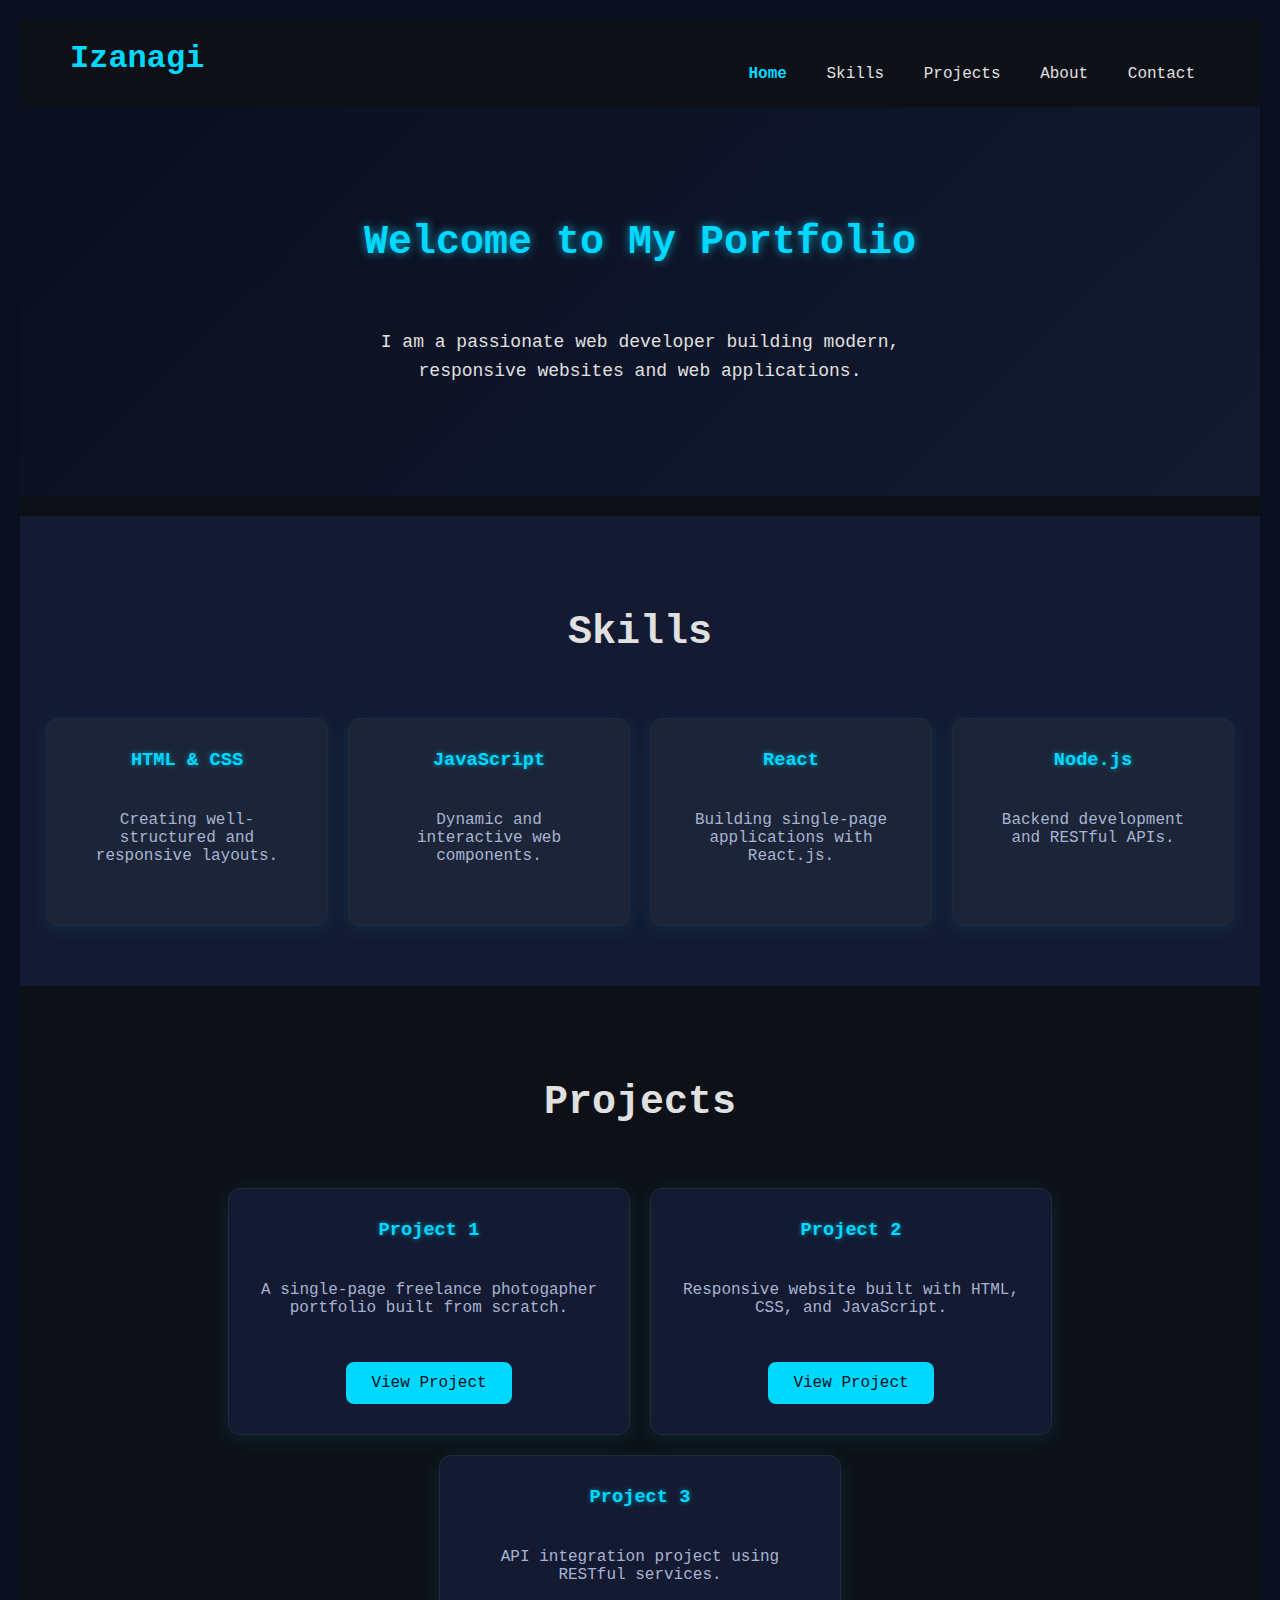
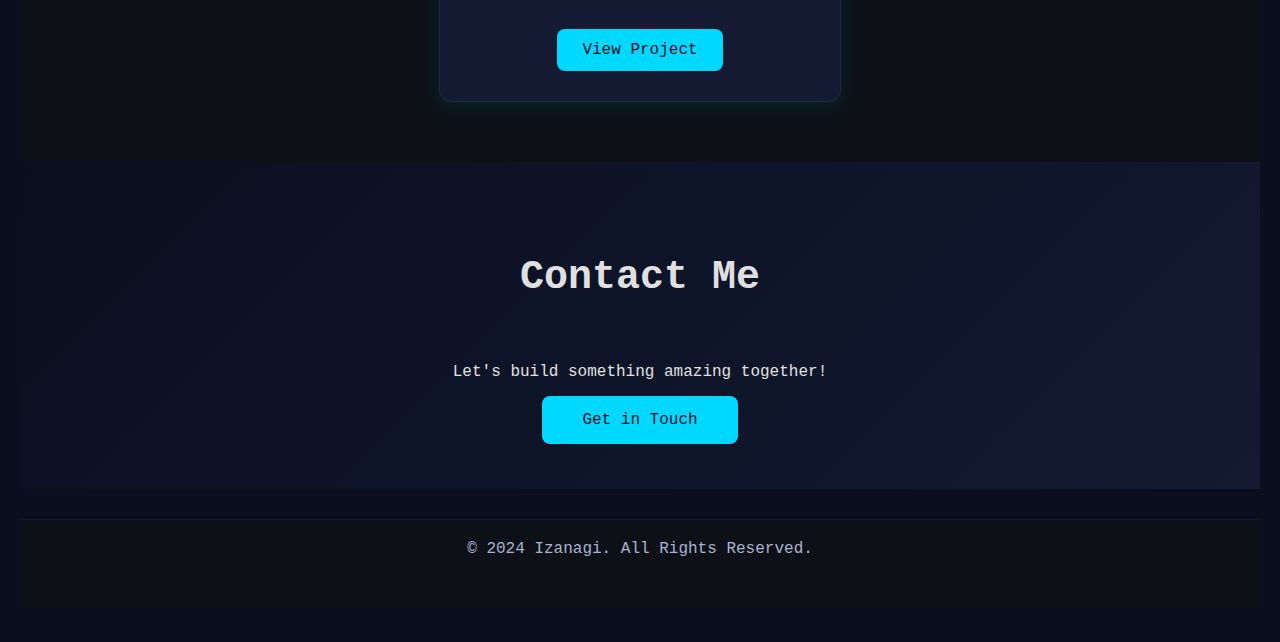
<file: index.html>
<!DOCTYPE html>
<html lang="en">
    <head>
        <meta charset="UTF-8">
        <meta name="viewport" content="width=device-width, initial-scale=1.0">
        <meta name="description" content="Web Developer Portfolio">
        <title>Portfolio - Izanagi</title>
        <link rel="stylesheet" href="style.css">
        <link href="https://fonts.googleapis.com/css2?family=Poppins:wght@300;400;600&display=swap" rel="stylesheet">
    </head>

    <body>
        <header>
            <nav>
                <h1>Izanagi</h1>
                <ul>
                    <li><a href="index.html" class="active">Home</a></li>
                    <li><a href="#skills">Skills</a></li>
                    <li><a href="#projects">Projects</a></li>
                    <li><a href="about.html">About</a></li>
                    <li><a href="#contact">Contact</a></li>
                </ul>
            </nav>
            <div class="hero">
                <h2>Welcome to My Portfolio</h2>
                <p>I am a passionate web developer building modern, responsive websites and web applications.</p>
            </div>
        </header>
    
        <section id="skills">
            <h2>Skills</h2>
            <div class="skills-container">
                <div class="skill">
                    <h3>HTML & CSS</h3>
                    <p>Creating well-structured and responsive layouts.</p>
                </div>
                <div class="skill">
                    <h3>JavaScript</h3>
                    <p>Dynamic and interactive web components.</p>
                </div>
                <div class="skill">
                    <h3>React</h3>
                    <p>Building single-page applications with React.js.</p>
                </div>
                <div class="skill">
                    <h3>Node.js</h3>
                    <p>Backend development and RESTful APIs.</p>
                </div>
            </div>
        </section>
    
        <section id="projects">
            <h2>Projects</h2>
            <div class="project-container">
                <div class="project-card">
                    <h3>Project 1</h3>
                    <p>A single-page freelance photogapher portfolio built from scratch.</p>
                    <a href="Project1/Project1.html" class="btn">View Project</a>
                </div>
                <div class="project-card">
                    <h3>Project 2</h3>
                    <p>Responsive website built with HTML, CSS, and JavaScript.</p>
                    <a href="#" class="btn">View Project</a>
                </div>
                <div class="project-card">
                    <h3>Project 3</h3>
                    <p>API integration project using RESTful services.</p>
                    <a href="#" class="btn">View Project</a>
                </div>
            </div>
        </section>
    
        <section id="contact">
            <h2>Contact Me</h2>
            <p>Let's build something amazing together!</p>
            <a href="mailto:izanagiweb3@gmail.com" class="contact-btn">Get in Touch</a>
        </section>
    
        <footer>
            <p>© 2024 Izanagi. All Rights Reserved.</p>
        </footer>
    </body>
    </html>
</file>
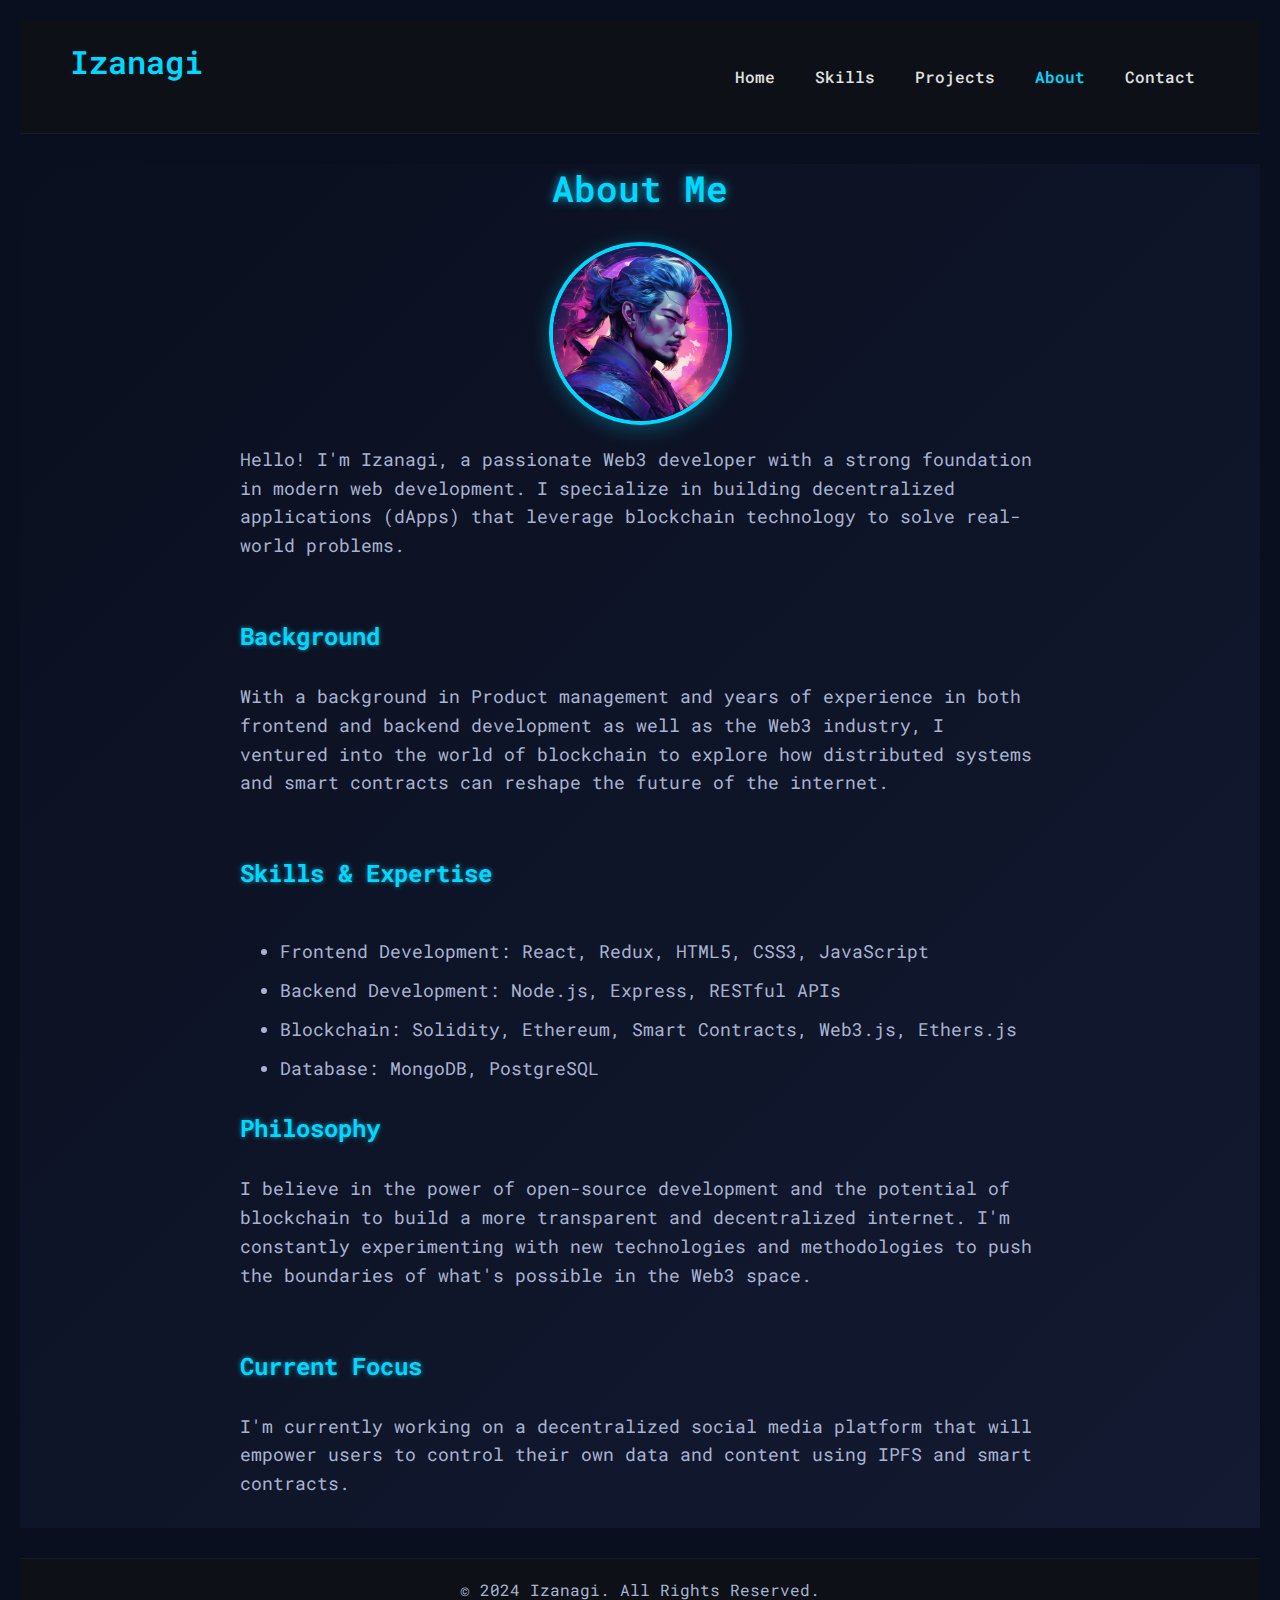
<file: about.html>
<!DOCTYPE html>
<html lang="en">
<head>
    <meta charset="UTF-8">
    <meta name="viewport" content="width=device-width, initial-scale=1.0">
    <meta name="description" content="About Me - Web3 Developer Portfolio">
    <title>About Me</title>
    <link rel="stylesheet" href="style.css">
    <link href="https://fonts.googleapis.com/css2?family=Roboto+Mono:wght@300;400;600&display=swap" rel="stylesheet">
</head>
<body>
    <header>
        <nav>
            <h1>Izanagi</h1>
            <ul>
                <li><a href="index.html">Home</a></li>
                <li><a href="#skills">Skills</a></li>
                <li><a href="#projects">Projects</a></li>
                <li><a href="about.html" class="active">About</a></li>
                <li><a href="#contact">Contact</a></li>
            </ul>
        </nav>
    </header>

    <section class="about-section">
        <div class="container">
            <h2>About Me</h2>
            <img src="images/profile.jpg" alt="Izanagi's About Me picture" class="profile-picture" >
            <p>Hello! I'm Izanagi, a passionate Web3 developer with a strong foundation in modern web development. I specialize in building decentralized applications (dApps) that leverage blockchain technology to solve real-world problems.</p>
            
            <h3>Background</h3>
            <p>With a background in Product management and years of experience in both frontend and backend development as well as the Web3 industry, I ventured into the world of blockchain to explore how distributed systems and smart contracts can reshape the future of the internet.</p>

            <h3>Skills & Expertise</h3>
            <ul>
                <li>Frontend Development: React, Redux, HTML5, CSS3, JavaScript</li>
                <li>Backend Development: Node.js, Express, RESTful APIs</li>
                <li>Blockchain: Solidity, Ethereum, Smart Contracts, Web3.js, Ethers.js</li>
                <li>Database: MongoDB, PostgreSQL</li>
            </ul>

            <h3>Philosophy</h3>
            <p>I believe in the power of open-source development and the potential of blockchain to build a more transparent and decentralized internet. I'm constantly experimenting with new technologies and methodologies to push the boundaries of what's possible in the Web3 space.</p>

            <h3>Current Focus</h3>
            <p>I'm currently working on a decentralized social media platform that will empower users to control their own data and content using IPFS and smart contracts.</p>
        </div>
    </section>

    <footer>
        <p>© 2024 Izanagi. All Rights Reserved.</p>
    </footer>
</body>
</html>
</file>
<file: style.css>
/* General styles */
body, html {
    margin: 10px;
    padding: 10;
    font-family: 'Roboto Mono', monospace;
    color: #e0e0e0;
    background: #0a0f1f;
}

h1, h3, p {
    margin: 0px;
    padding-bottom: 30px;
}

h2{
    padding-bottom: 30px;
    font-size: 40px;
}

a {
    color: #00d8ff;
}

/* Navigation */
header {
    background: #0d1117;
    color: #e0e0e0;
    padding: 20px 0;
    text-align: center;
    border-bottom: 1px solid #161b22;
}

nav {
    display: flex;
    justify-content: space-between;
    align-items: center;
    padding: 0 50px;
}

nav h1 {
    font-size: 32px;
    font-weight: 600;
    color: #00d8ff;
}

nav ul {
    list-style: none;
}

nav ul li {
    display: inline;
    margin: 0 15px;
}

nav ul li a {
    text-decoration: none;
    font-weight: 500;
    color: #e0e0e0;
}

nav ul li a:hover {
    color: #00d8ff;
}

/* Hero Section */
.hero {
    padding: 80px 20px;
    background: linear-gradient(135deg, #0a0f1f 0%, #131a31 100%);
    text-align: center;
}

.hero h2 {
    font-size: 40px;
    font-weight: 600;
    color: #00d8ff;
    text-shadow: 0px 0px 10px rgba(0, 216, 255, 0.7);
}

.hero p {
    font-size: 18px;
    margin-top: 20px;
    max-width: 600px;
    margin-left: auto;
    margin-right: auto;
    line-height: 1.6;
}

/* Skills Section */
#skills {
    background: #131a31;
    padding: 60px 0;
    text-align: center;
}

.skills-container {
    display: flex;
    justify-content: center;
    flex-wrap: wrap;
    gap: 20px;
}

.skill {
    background: #1b2537;
    padding: 30px;
    width: 220px;
    border-radius: 12px;
    border: 1px solid #222b3b;
    box-shadow: 0px 4px 20px rgba(0, 216, 255, 0.1);
    transition: transform 0.3s ease;
}

.skill h3 {
    color: #00d8ff;
    text-shadow: 0px 0px 5px rgba(0, 216, 255, 0.6);
}

.skill p {
    color: #a9b3d1;
    margin-top: 10px;
}

.skill:hover {
    transform: translateY(-10px);
}

/* Projects Section */
#projects {
    padding: 60px 20px;
    background: #0d1117;
    text-align: center;
}

.project-container {
    display: flex;
    justify-content: center;
    flex-wrap: wrap;
    gap: 20px;
}

.project-card {
    background: #131a31;
    padding: 30px;
    width: 340px;
    border-radius: 12px;
    border: 1px solid #222b3b;
    box-shadow: 0px 4px 20px rgba(0, 216, 255, 0.1);
    transition: transform 0.3s ease, box-shadow 0.3s ease;
}

.project-card h3 {
    color: #00d8ff;
    text-shadow: 0px 0px 5px rgba(0, 216, 255, 0.6);
}

.project-card p {
    color: #a9b3d1;
    margin-top: 10px;
}

.project-card .btn {
    display: inline-block;
    margin-top: 15px;
    padding: 12px 25px;
    background: #00d8ff;
    color: #0a0f1f;
    border-radius: 8px;
    text-decoration: none;
    transition: background 0.3s ease, color 0.3s ease;
}

.project-card .btn:hover {
    background: #00b8e4;
    color: #fff;
}

.project-card:hover {
    transform: translateY(-10px);
    box-shadow: 0px 6px 30px rgba(0, 216, 255, 0.3);
}

/* Contact Section */
#contact {
    padding: 60px 20px;
    background: linear-gradient(135deg, #0a0f1f 0%, #131a31 100%);
    text-align: center;
    color: #e0e0e0;
}

.contact-btn {
    margin-top: 20px;
    padding: 15px 40px;
    background: #00d8ff;
    color: #0a0f1f;
    border-radius: 8px;
    text-decoration: none;
    transition: background 0.3s ease, color 0.3s ease;
}

.contact-btn:hover {
    background: #00b8e4;
    color: #fff;
}

/* Footer */
footer {
    background: #0d1117;
    color: #a9b3d1;
    text-align: center;
    padding: 20px;
    margin-top: 30px;
    border-top: 1px solid #161b22;
}

/* About Section */
.about-section {
    padding: 0px 0px;
    background: linear-gradient(135deg, #0a0f1f 0%, #131a31 100%);
    color: #e0e0e0;
}

.about-section .container {
    max-width: 800px;
    margin: auto;
    text-align: left;
}

.about-section h2 {
    font-size: 36px;
    font-weight: 600;
    color: #00d8ff;
    text-shadow: 0px 0px 10px rgba(0, 216, 255, 0.7);
    text-align: center;
    margin-bottom: 0px;
}

.about-section h3 {
    color: #00d8ff;
    margin-top: 30px;
    font-size: 24px;
    text-shadow: 0px 0px 5px rgba(0, 216, 255, 0.6);
}

.about-section p, .about-section ul {
    font-size: 18px;
    line-height: 1.6;
    color: #a9b3d1;
}

.about-section ul {
    list-style: disc;
    padding-left: 40px;
}

.about-section ul li {
    margin: 10px 0;
}

/* Navigation Active State */
nav ul li a.active {
    color: #00d8ff;
    font-weight: 600;
}

/* Footer for About Page */
footer {
    background: #0d1117;
    color: #a9b3d1;
    text-align: center;
    padding: 20px;
    margin-top: 30px;
    border-top: 1px solid #161b22;
}

/* Profile Picture Styling */
.profile-header {
    display: flex;
    flex-direction: column;
    text-align: center;
    margin-bottom: 40px;
    align-items: center;
    justify-content: center;
    width: 100%
}

.profile-picture {
    width: 175px;
    height: 175px;
    border-radius: 50%; /* Makes the image circular */
    border: 4px solid #00d8ff; /* Add a border to match your theme */
    box-shadow: 0px 4px 20px rgba(0, 216, 255, 0.3);
    margin: 0 auto 20px auto;
    transition: transform 0.3s ease; /* Animation on hover */
    display: block;
}

.profile-header h2 {
    margin-top: 10px;
    color: #00d8ff;
    font-size: 36px;
    text-shadow: 0px 0px 10px rgba(0, 216, 255, 0.7);
    align-items: center;
}

/* Add hover effect */
.profile-picture:hover {
    transform: scale(1.1); /* Slight zoom-in effect */
}
</file>
